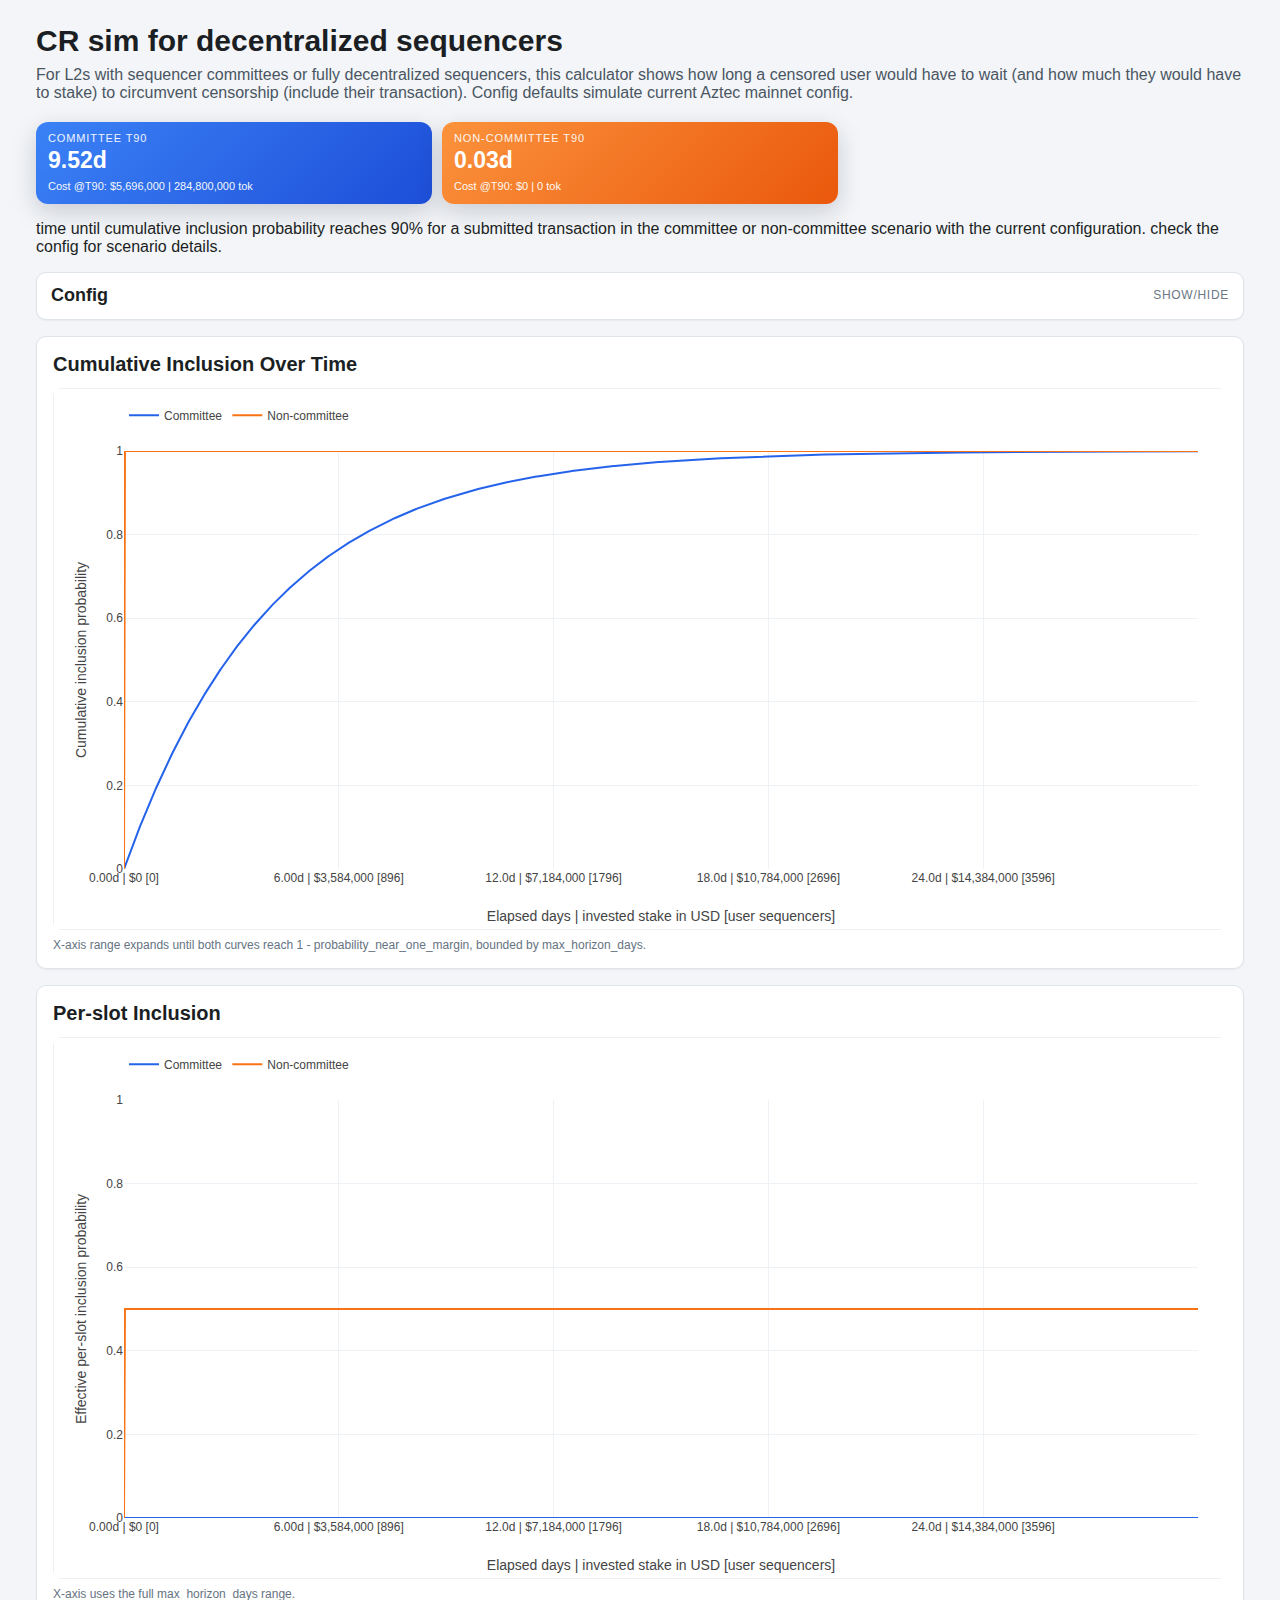
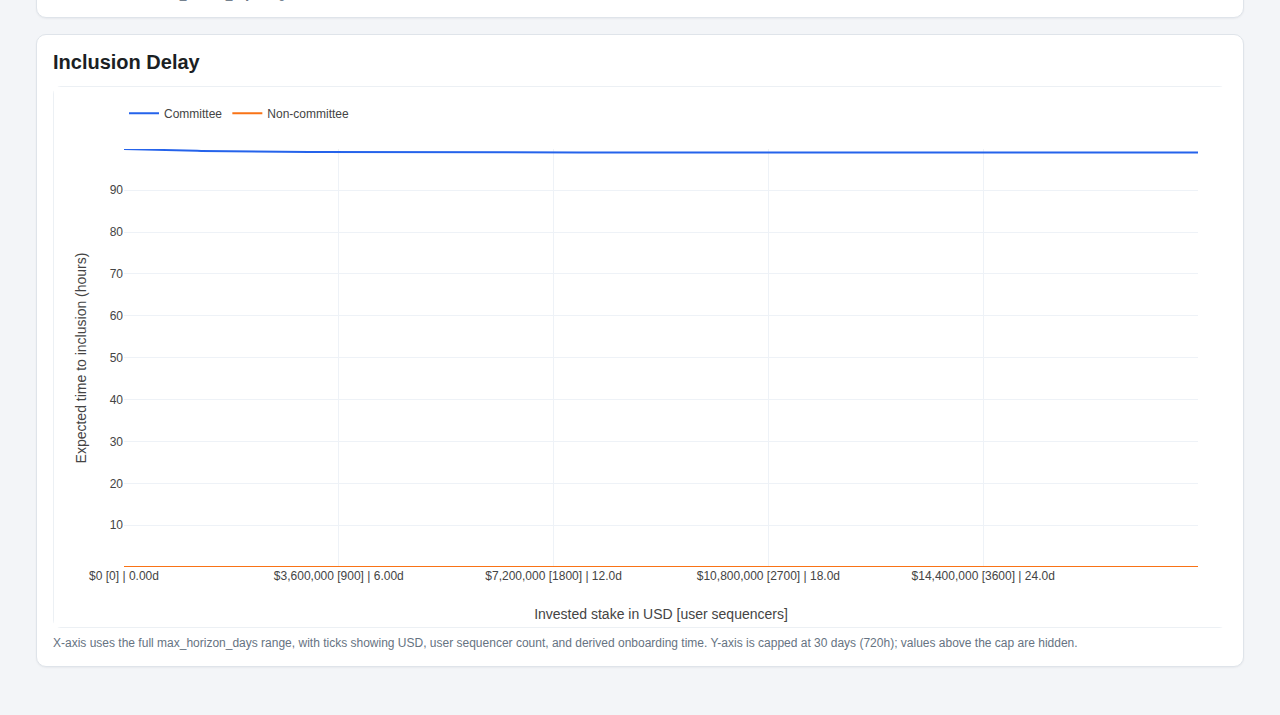
<file: index.html>
<!doctype html>
<html lang="en">
<head>
  <meta charset="utf-8">
  <meta name="viewport" content="width=device-width, initial-scale=1">
  <title>CR SIM</title>
  <link rel="icon" type="image/svg+xml" href="./favicon.svg">
  <link rel="stylesheet" href="./styles.css">
</head>
<body>
  <main class="page">
    <header>
      <h1>CR sim for decentralized sequencers</h1>
      <p>For L2s with sequencer committees or fully decentralized sequencers, this calculator shows how long a censored user would have to wait (and how much they would have to stake) to circumvent censorship (include their transaction). Config defaults simulate current Aztec mainnet config.</p>
    </header>

    <section class="t90-strip" aria-live="polite">
      <article class="t90-card t90-card-committee">
        <p class="t90-label">Committee T90</p>
        <p id="t90-committee-value" class="t90-value">-</p>
        <p id="t90-committee-cost" class="t90-meta">stake @T90: -</p>
      </article>
      <article class="t90-card t90-card-non">
        <p class="t90-label">Non-committee T90</p>
        <p id="t90-non-value" class="t90-value">-</p>
        <p id="t90-non-cost" class="t90-meta">stake @T90: -</p>
      </article>
    </section>
    <p class="t90-help">
      time until cumulative inclusion probability reaches 90% for a submitted transaction in the committee or non-committee scenario with the current configuration. check the config for scenario details.
    </p>

    <details class="panel config-panel">
      <summary>
        <span class="config-title">Config</span>
        <span class="config-hint">show/hide</span>
      </summary>
      <div class="config-body">
        <form id="config-form" class="grid config-grid">
          <label><span>Base sequencers</span>
            <input name="base_sequencers" type="number" min="0" step="1" required>
            <small>sequencer count at the start of the sim</small>
          </label>
          <label><span>Stake / sequencer (token)</span>
            <input name="stake_per_sequencer_token" type="number" min="1" step="1" required>
            <small>tokens needed to add 1 sequencer</small>
          </label>
          <label><span>Token USD</span>
            <input name="token_usd" type="number" min="0.0000001" step="any" required>
            <small>1 token price in USD</small>
          </label>
          <label><span>Censor fraction</span>
            <input name="censor_fraction" type="number" min="0" max="1" step="any" required>
            <small>init share censoring sequencers</small>
          </label>
          <label><span>Committee size</span>
            <input name="committee_size" type="number" min="1" step="1" required>
            <small>sequencers per committee</small>
          </label>
          <label><span>Slot seconds</span>
            <input name="slot_seconds" type="number" min="1" step="1" required>
            <small>smallest 'block' unit proposable</small>
          </label>
          <label><span>Max horizon days</span>
            <input name="max_horizon_days" type="number" min="0.000001" step="any" required>
            <small>max simulation window</small>
          </label>
          <label><span>Epoch slots</span>
            <input name="epoch_slots" type="number" min="1" step="1" required>
            <small>committee reign period</small>
          </label>
          <label><span>Max new sequencers / epoch</span>
            <input name="max_new_sequencers_per_epoch" type="number" min="1" step="1" required>
            <small>entry churn rate</small>
          </label>
          <label><span>Honest add success rate</span>
            <input name="honest_add_success_rate" type="number" min="0.000001" max="1" step="any" required>
            <small>honest share of sequencer adds</small>
          </label>
          <label><span>Probability near-one margin</span>
            <input name="probability_near_one_margin" type="number" min="0.000000001" max="0.999999999" step="any" required>
            <small>near-100% cutoff</small>
          </label>
        </form>
        <div class="actions">
          <button id="run-btn" type="button">Run</button>
          <button id="reset-btn" type="button">Reset</button>
          <button id="csv-btn" type="button">dl CSV</button>
        </div>
        <p id="status" class="status">Ready.</p>
        <p id="summary" class="summary"></p>
      </div>
    </details>

    <section class="panel">
      <h2>Cumulative Inclusion Over Time</h2>
      <div id="chart-cumulative" class="chart-wrap"></div>
      <p class="note">X-axis range expands until both curves reach 1 - probability_near_one_margin, bounded by max_horizon_days.</p>
    </section>

    <section class="panel">
      <h2>Per-slot Inclusion</h2>
      <div id="chart-per-slot" class="chart-wrap"></div>
      <p class="note">X-axis uses the full max_horizon_days range.</p>
    </section>

    <section class="panel">
      <h2>Inclusion Delay</h2>
      <div id="chart-delay" class="chart-wrap"></div>
      <p class="note">X-axis uses the full max_horizon_days range, with ticks showing USD, user sequencer count, and derived onboarding time. Y-axis is capped at 30 days (720h); values above the cap are hidden.</p>
    </section>
  </main>
  <script src="https://cdn.plot.ly/plotly-2.35.2.min.js"></script>
  <script src="./app.js"></script>
</body>
</html>
</file>
<file: styles.css>
* {
  box-sizing: border-box;
}

body {
  margin: 0;
  font-family: "Segoe UI", "Helvetica Neue", Arial, sans-serif;
  color: #1b1f24;
  background: #f3f5f8;
}

.page {
  max-width: 1240px;
  margin: 0 auto;
  padding: 24px 16px 48px;
}

header h1 {
  margin: 0 0 8px;
  font-size: 30px;
}

header p {
  margin: 0 0 20px;
  color: #4a5562;
}

.t90-strip {
  display: grid;
  grid-template-columns: repeat(3, minmax(0, 1fr));
  gap: 10px;
  margin-bottom: 8px;
}

.t90-card {
  border-radius: 12px;
  padding: 10px 12px;
  color: #ffffff;
  box-shadow: 0 8px 24px rgba(15, 23, 42, 0.18);
}

.t90-card-non {
  background: linear-gradient(135deg, #fb923c, #ea580c);
}

.t90-card-committee {
  background: linear-gradient(135deg, #3b82f6, #1d4ed8);
}

.t90-card-committee-eh {
  background: linear-gradient(135deg, #10b981, #047857);
}

.t90-label {
  margin: 0 0 4px;
  font-size: 11px;
  text-transform: uppercase;
  letter-spacing: 0.08em;
  opacity: 0.92;
}

.t90-value {
  margin: 0;
  font-size: 23px;
  font-weight: 700;
  line-height: 1.1;
}

.t90-meta {
  margin: 6px 0 0;
  font-size: 11px;
  line-height: 1.3;
  opacity: 0.95;
}

.panel {
  background: #fff;
  border: 1px solid #dfe4ea;
  border-radius: 10px;
  padding: 16px;
  margin-top: 16px;
  box-shadow: 0 1px 2px rgba(15, 23, 42, 0.05);
}

.panel h2 {
  margin: 0 0 12px;
  font-size: 20px;
}

.config-panel {
  padding: 0;
  overflow: hidden;
}

.config-panel summary {
  list-style: none;
  display: flex;
  align-items: center;
  justify-content: space-between;
  gap: 8px;
  padding: 12px 14px;
  cursor: pointer;
  border-bottom: 1px solid transparent;
}

.config-panel summary::-webkit-details-marker {
  display: none;
}

.config-panel[open] summary {
  border-bottom-color: #dfe4ea;
}

.config-title {
  font-size: 18px;
  font-weight: 600;
}

.config-hint {
  font-size: 12px;
  color: #6b7785;
  text-transform: uppercase;
  letter-spacing: 0.06em;
}

.config-body {
  padding: 12px 14px 14px;
}

label {
  font-size: 13px;
  color: #303945;
  display: flex;
  flex-direction: column;
  gap: 6px;
}

input {
  width: 100%;
  padding: 8px 10px;
  border: 1px solid #cfd8e3;
  border-radius: 8px;
  font-size: 14px;
}

.config-grid {
  display: grid;
  grid-template-columns: repeat(auto-fit, minmax(180px, 1fr));
  gap: 8px;
}

.config-grid label {
  font-size: 12px;
  gap: 4px;
}

.config-grid label > span {
  color: #3f4955;
}

.config-grid label > small {
  color: #6b7785;
  font-size: 10px;
  font-weight: 400;
  letter-spacing: 0;
  line-height: 1.2;
}

.config-grid input {
  padding: 6px 8px;
  font-size: 13px;
}

.actions {
  display: flex;
  gap: 8px;
  margin-top: 12px;
  flex-wrap: wrap;
}

button {
  border: 1px solid #cbd5e1;
  background: #eef2f7;
  color: #1a2330;
  border-radius: 8px;
  padding: 8px 12px;
  font-size: 14px;
  cursor: pointer;
}

button:hover {
  background: #e3e9f1;
}

.status {
  margin: 12px 0 6px;
  font-size: 13px;
  min-height: 18px;
}

.chart-wrap {
  width: 100%;
  min-height: 540px;
  border: 1px solid #ecf0f4;
  border-radius: 8px;
  background: #fff;
}

.chart-wrap .plotly,
.chart-wrap .js-plotly-plot,
.chart-wrap .plot-container {
  width: 100% !important;
  height: 540px !important;
}

.note {
  margin: 8px 0 0;
  font-size: 12px;
  color: #667382;
}

@media (max-width: 860px) {
  .t90-strip {
    grid-template-columns: 1fr;
  }

  .t90-value {
    font-size: 21px;
  }

  .t90-meta {
    font-size: 10px;
  }

  .config-body {
    padding: 10px 10px 12px;
  }

  .config-grid {
    grid-template-columns: repeat(2, minmax(0, 1fr));
    gap: 7px;
  }

  .config-grid label {
    font-size: 11px;
  }

  .config-grid label > small {
    font-size: 9px;
  }

  .config-grid input {
    padding: 6px 7px;
    font-size: 12px;
  }

  .chart-wrap {
    min-height: 420px;
  }

  .chart-wrap .plotly,
  .chart-wrap .js-plotly-plot,
  .chart-wrap .plot-container {
    height: 420px !important;
  }
}
</file>
